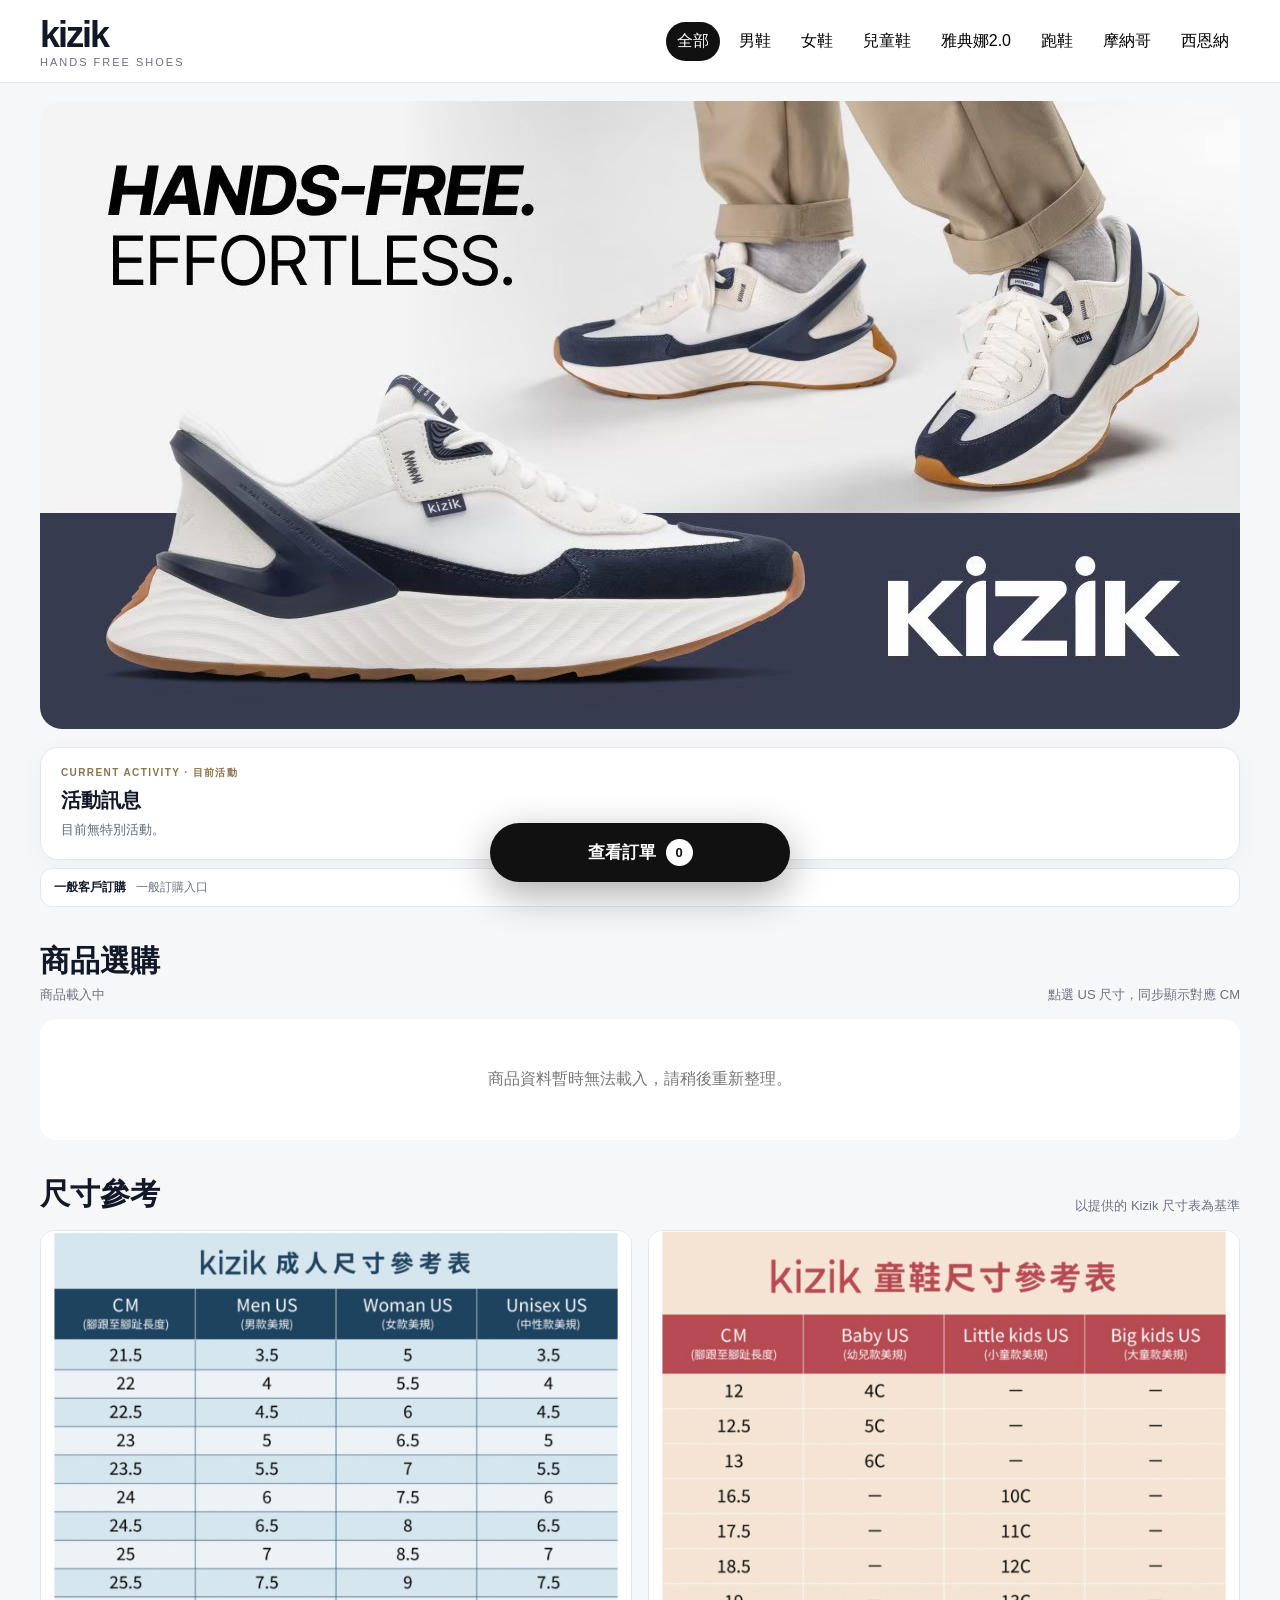
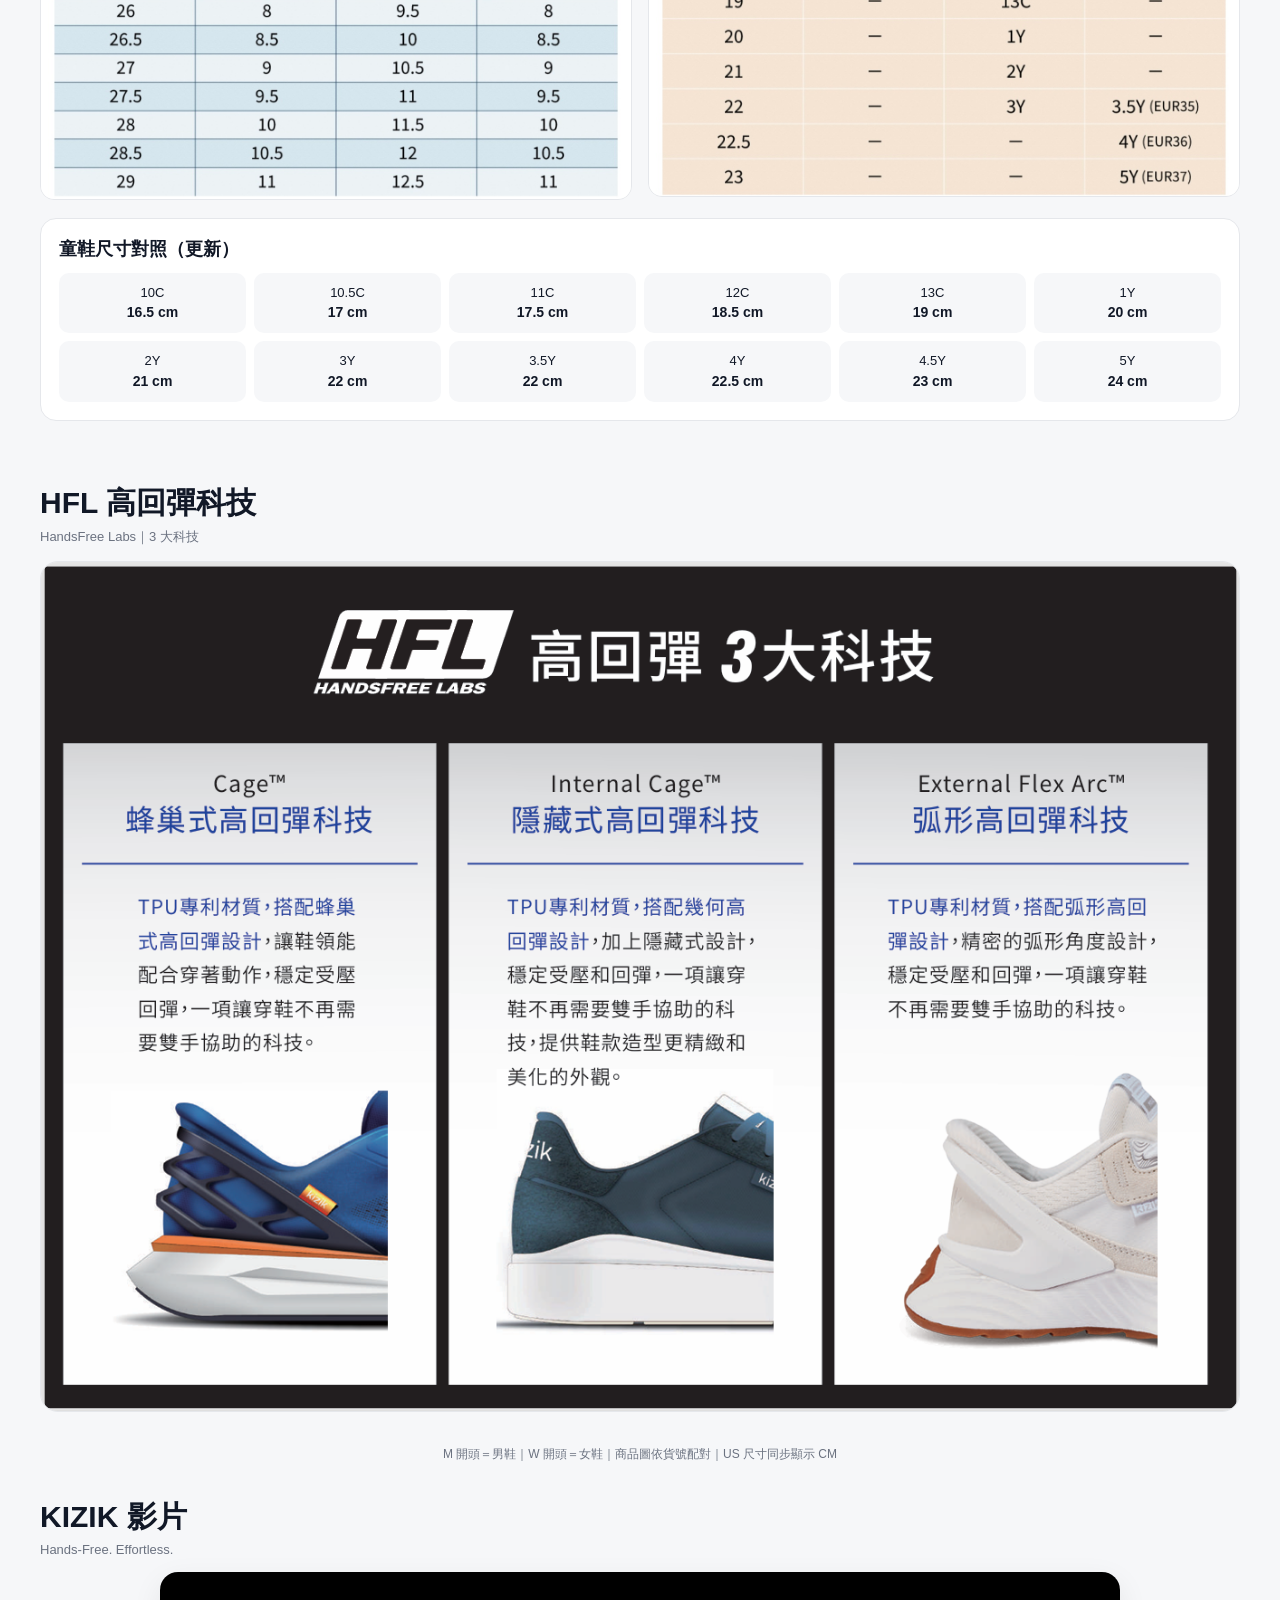
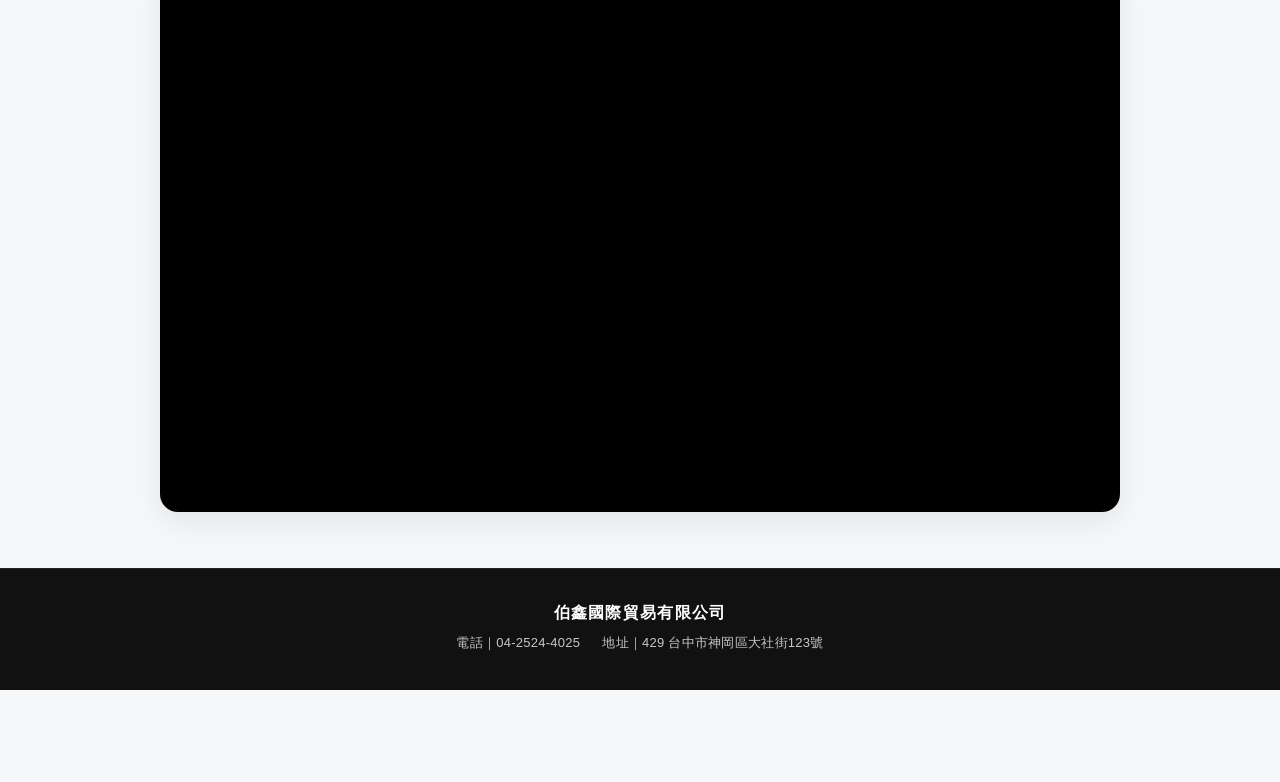
<file: index.html>
<!doctype html>
<html lang="zh-Hant">
<head>
  <meta charset="utf-8">
  <meta name="viewport" content="width=device-width,initial-scale=1,viewport-fit=cover">
  <title>Kizik Hands Free Shoes</title>
  <link rel="stylesheet" href="styles.css">
</head>
<body>
<header class="top">
  <div class="nav">
    <div><div class="logo">kizik</div><div class="tag">HANDS FREE SHOES</div></div>
    <div class="navlinks">
      <button class="on" onclick="setCat('all',this)">全部</button>
      <button onclick="setCat('men',this)">男鞋</button>
      <button onclick="setCat('women',this)">女鞋</button>
      <button onclick="setCat('kids',this)">兒童鞋</button>
      <button onclick="setSeries('ATH',this)">雅典娜2.0</button>
      <button onclick="setSeries('FRE',this)">跑鞋</button>
      <button onclick="setSeries('MON',this)">摩納哥</button>
      <button onclick="setSeries('SIE',this)">西恩納</button>
    </div>
  </div>
</header>

<section class="hero"><img class="heroMain" src="assets/brand/hero-main.jpg" alt="Kizik Hands-Free Effortless"></section>

<section class="activitySection">
  <div class="activityCard" id="activityCard">
    <div>
      <div class="activityEyebrow">CURRENT ACTIVITY · 目前活動</div>
      <div class="activityTitle" id="activityTitle">活動訊息</div>
      <div class="activityNote" id="activityNote">目前無特別活動。</div>
    </div>
    <div class="activityDiscount" id="activityDiscount" hidden></div>
  </div>
  <div class="sourceBar" id="sourceBar">
    <b id="sourceTitle">一般客戶訂購</b>
    <span id="sourceHint">一般訂購入口</span>
  </div>
</section>

<section class="section">
  <div class="secHead">
    <div><h2>商品選購</h2><div class="productCount" id="productCount">商品載入中</div></div>
    <span>點選 US 尺寸，同步顯示對應 CM</span>
  </div>
  <div id="grid" class="grid"></div>
</section>

<section class="section">
  <div class="secHead"><h2>尺寸參考</h2><span>以提供的 Kizik 尺寸表為基準</span></div>
  <div class="sizeBox"><img src="assets/size-adult.png"><img src="assets/size-kids.png"></div>
  <div class="kidsSizeUpdate">
    <h3>童鞋尺寸對照（更新）</h3>
    <div class="kidsSizeGrid">
      <span>10C<br><b>16.5 cm</b></span><span>10.5C<br><b>17 cm</b></span><span>11C<br><b>17.5 cm</b></span>
      <span>12C<br><b>18.5 cm</b></span><span>13C<br><b>19 cm</b></span><span>1Y<br><b>20 cm</b></span>
      <span>2Y<br><b>21 cm</b></span><span>3Y<br><b>22 cm</b></span><span>3.5Y<br><b>22 cm</b></span>
      <span>4Y<br><b>22.5 cm</b></span><span>4.5Y<br><b>23 cm</b></span><span>5Y<br><b>24 cm</b></span>
    </div>
  </div>
</section>

<section class="section patentSection">
  <div class="secHead"><div><h2>HFL 高回彈科技</h2><div class="productCount">HandsFree Labs｜3 大科技</div></div></div>
  <div class="patentBox"><img src="assets/brand/hfl-patent-tech.png" alt="HFL 高回彈 3 大科技專利技術圖"></div>
</section>

<div class="guideFooter">M 開頭＝男鞋｜W 開頭＝女鞋｜商品圖依貨號配對｜US 尺寸同步顯示 CM</div>

<section class="section videoSection">
  <div class="secHead"><div><h2>KIZIK 影片</h2><div class="productCount">Hands-Free. Effortless.</div></div></div>
  <div class="videoBox">
    <iframe src="https://www.youtube.com/embed/UcdqNQ9qpVU?rel=0" title="KIZIK YouTube 影片" referrerpolicy="strict-origin-when-cross-origin" allow="accelerometer; autoplay; clipboard-write; encrypted-media; gyroscope; picture-in-picture; web-share" allowfullscreen></iframe>
  </div>
</section>

<footer class="companyFooter">
  <div class="companyFooterInner">
    <div class="companyName">伯鑫國際貿易有限公司</div>
    <div class="companyInfo"><span>電話｜04-2524-4025</span><span>地址｜429 台中市神岡區大社街123號</span></div>
  </div>
</footer>

<button class="drawer" onclick="openCart()"><span>查看訂單</span><b id="cartCount">0</b></button>
<div class="modal" id="cartModal" onclick="closeCart(event)">
  <div class="sheet" onclick="event.stopPropagation()">
    <div class="sheetHead"><h2>我的訂單</h2><button class="closeBtn" onclick="closeCart()">×</button></div>
    <div id="cartItems"></div>
    <div class="total" id="total">$0</div>
    <div class="form">
      <input class="full customerName" id="customerName" placeholder="客戶名稱（已有客戶可只填這一欄）">
      <div class="orLine full"><span>或</span></div>
      <input id="name" placeholder="姓名"><input id="phone" placeholder="電話">
      <input class="full" id="address" placeholder="地址（選填）">
      <input class="full" id="note" placeholder="備註（選填）">
    </div>
    <button class="checkout" onclick="checkout()">送出訂單</button>
  </div>
</div>

<script src="app.js"></script>
</body>
</html>
</file>
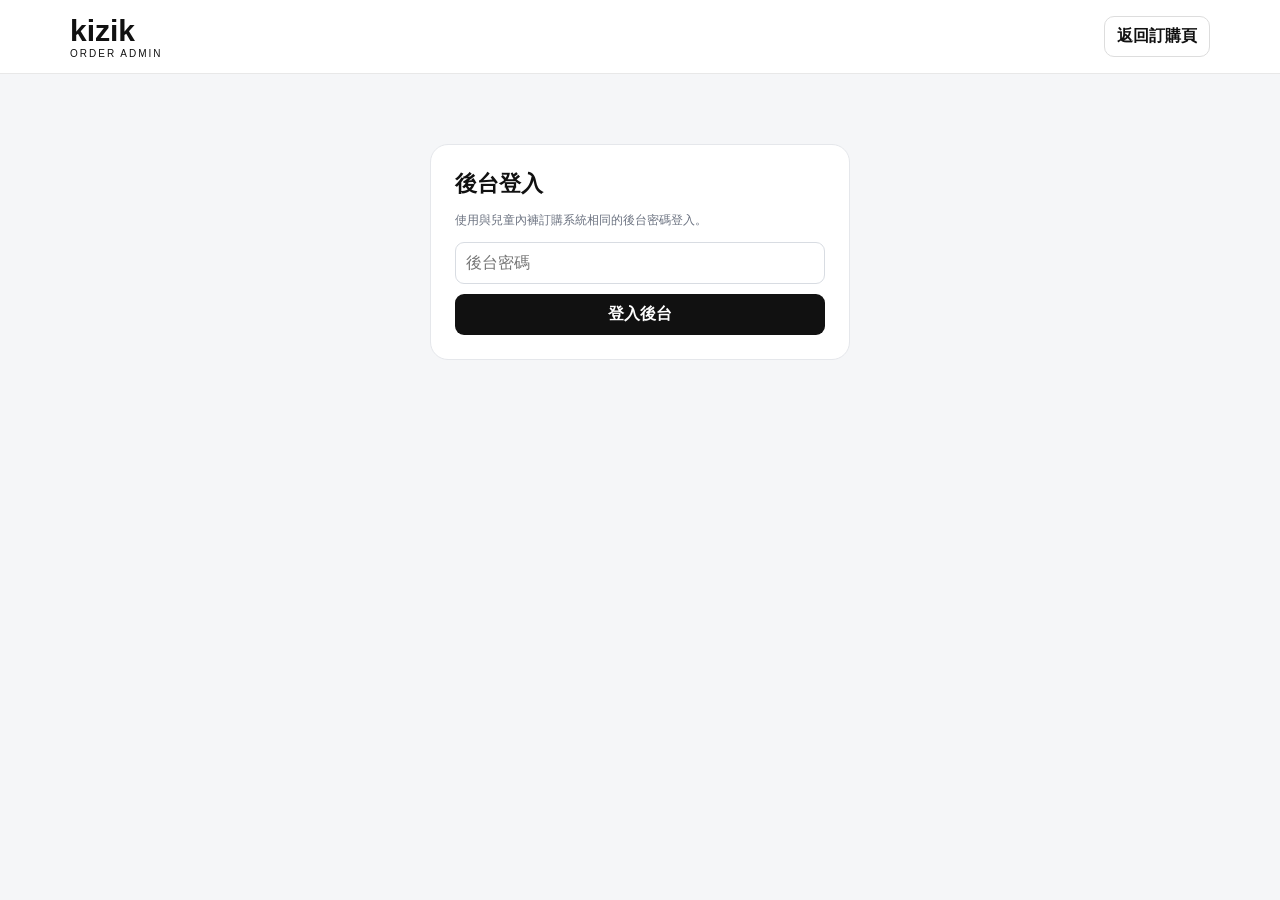
<file: admin.html>
<!doctype html>
<html lang="zh-Hant">
<head>
<meta charset="utf-8">
<meta name="viewport" content="width=device-width,initial-scale=1,viewport-fit=cover">
<title>KIZIK 訂單管理後台</title>
<style>
*{box-sizing:border-box}body{margin:0;background:#f5f6f8;color:#111;font-family:-apple-system,BlinkMacSystemFont,"Segoe UI","Noto Sans TC",sans-serif}button,input,select,textarea{font:inherit}button{cursor:pointer}.wrap{max-width:1180px;margin:auto;padding:20px}.top{background:#fff;border-bottom:1px solid #e8e8e8;position:sticky;top:0;z-index:5}.nav{max-width:1180px;margin:auto;padding:14px 20px;display:flex;align-items:center;justify-content:space-between}.logo{font-size:30px;font-weight:900}.tag{font-size:10px;letter-spacing:2px}.back{border:1px solid #ddd;background:#fff;border-radius:10px;padding:9px 12px;text-decoration:none;color:inherit;font-weight:800}.login{max-width:420px;margin:70px auto;background:#fff;border:1px solid #e5e7eb;border-radius:18px;padding:24px}.login h1{font-size:22px;margin:0 0 8px}.login p,.muted{color:#6b7280;font-size:12px;line-height:1.6}input,select,textarea{width:100%;border:1px solid #d8dce2;border-radius:9px;padding:0 10px;background:#fff}input,select{height:42px}textarea{padding:10px;min-height:76px;resize:vertical}button{border:0;border-radius:9px;padding:10px 13px;font-weight:800}.primary{background:#111;color:#fff;width:100%;margin-top:10px}#app{display:none}.head{display:flex;justify-content:space-between;gap:12px;align-items:end;margin:18px 0}.head h1{margin:0}.stats{display:grid;grid-template-columns:repeat(4,1fr);gap:10px;margin-bottom:18px}.stat{background:#fff;border:1px solid #e5e7eb;border-radius:14px;padding:14px}.stat small{display:block;color:#6b7280}.stat b{font-size:24px}.panel{background:#fff;border:1px solid #e5e7eb;border-radius:16px;padding:16px;margin-bottom:16px}.panelHead{display:flex;align-items:center;justify-content:space-between;gap:10px;margin-bottom:12px}.panel h2{margin:0;font-size:18px}.toolbar{display:flex;gap:8px;flex-wrap:wrap;margin-bottom:10px}.toolbar button,.toolbar select{width:auto}.mini{padding:7px 9px;background:#f1f3f5}.dark{background:#111;color:#fff}.danger{color:#a33}.order{border-top:1px solid #eee;padding:14px 0}.order:first-child{border-top:0}.orderTop{display:grid;grid-template-columns:minmax(240px,1.25fr) minmax(180px,1fr) 110px 120px;gap:16px;align-items:start}.orderNo{font-weight:900;line-height:1.35;overflow-wrap:anywhere;word-break:break-all}.orderNoLabel{display:block;font-size:10px;color:#8a8f98;font-weight:700;margin-bottom:3px}.customer{font-weight:900;font-size:14px}.customerLabel{display:block;font-size:10px;color:#8a8f98;font-weight:700;margin-bottom:3px}.sourcePill{display:inline-block;margin-top:5px;padding:3px 7px;border-radius:999px;background:#fff3d6;color:#875c00;font-size:10px;font-weight:900}.items{margin-top:8px;background:#f7f8fa;border-radius:10px;padding:8px 10px;font-size:12px}.item{display:grid;grid-template-columns:1.4fr .7fr .5fr .8fr;gap:8px;padding:5px 0;border-bottom:1px solid #e9eaed}.item:last-child{border-bottom:0}.statusBtns{display:flex;gap:6px;flex-wrap:wrap;margin-top:10px;align-items:center}.statusBtns .mini{border:1px solid transparent;transition:.15s ease}.statusBtns .statusActive{color:#fff;box-shadow:0 2px 8px rgba(0,0,0,.14)}.statusBtns .stPicked{background:#b7791f}.statusBtns .stShipped{background:#2563eb}.statusBtns .stDone{background:#15803d}.statusBtns .stCancel{background:#b91c1c}.statusBtns .statusActive::before{content:'✓ ';font-weight:900}.statusHint{font-size:11px;color:#6b7280;margin-left:4px}.printMini{background:#111;color:#fff}.empty{padding:20px;color:#777;text-align:center}.logout{background:#eee}.toast{position:fixed;left:50%;bottom:28px;transform:translate(-50%,20px);background:#111;color:#fff;padding:12px 18px;border-radius:999px;font-size:13px;font-weight:900;z-index:200;opacity:0;pointer-events:none;transition:.2s ease;box-shadow:0 12px 35px rgba(0,0,0,.22)}.toast.show{opacity:1;transform:translate(-50%,0)}
.stockRow{display:grid;grid-template-columns:140px 1fr;gap:12px;padding:10px 0;border-top:1px solid #eee}.stockRow:first-child{border-top:0}.stockSku{font-weight:900}.stockGrid{display:flex;flex-wrap:wrap;gap:8px}.stockChip{display:flex;align-items:center;gap:6px;background:#f6f7f8;border-radius:9px;padding:6px}.stockChip input{width:60px;height:32px}.stockChip button{padding:6px 8px;background:#111;color:#fff}.inventoryBox{display:none}.inventoryBox.open{display:block}
.activityGrid{display:grid;grid-template-columns:1fr auto;gap:10px;align-items:start}.activityGrid button{height:42px;background:#111;color:#fff}.groupForm{display:grid;grid-template-columns:1.1fr .55fr .8fr 1fr auto;gap:8px;align-items:start}.groupForm textarea{grid-column:1/-1}.groupForm .addBtn{background:#111;color:#fff;height:42px}.groupRow{border-top:1px solid #eee;padding:14px 0}.groupRow:first-child{border-top:0}.groupTop{display:grid;grid-template-columns:1.2fr 110px 1fr auto;gap:9px;align-items:center}.groupName b{display:block}.groupName small{color:#777}.linkBox{font-size:11px;background:#f6f7f8;padding:9px;border-radius:8px;white-space:nowrap;overflow:hidden;text-overflow:ellipsis}.groupNote{margin-top:8px;display:grid;grid-template-columns:1fr 220px;gap:8px}.rowActions{display:flex;gap:5px;flex-wrap:wrap}.off{opacity:.55}.sectionTip{font-size:11px;color:#777;line-height:1.6;margin-bottom:10px}
.detailmodal{position:fixed;inset:0;z-index:120;background:rgba(0,0,0,.45);display:none;align-items:center;justify-content:center;padding:16px}.detailmodal.open{display:flex}.detailbox{background:#fff;border-radius:18px;width:min(800px,100%);max-height:90vh;overflow:auto;padding:20px}.detailhead{display:flex;justify-content:space-between;gap:12px;align-items:flex-start;border-bottom:1px solid #eee;padding-bottom:12px}.detailhead h2{margin:3px 0}.detailgrid{display:grid;grid-template-columns:repeat(3,1fr);gap:10px;margin:14px 0}.detailcell{background:#f8f6f1;border-radius:10px;padding:10px;min-height:60px}.detailcell small{display:block;color:#777;margin-bottom:3px}.detailitem{display:grid;grid-template-columns:1.1fr 1.2fr .5fr .8fr;gap:8px;padding:9px 0;border-bottom:1px solid #eee;break-inside:avoid}.detailitem span:last-child{text-align:right}.detailactions{display:flex;gap:8px;flex-wrap:wrap;margin-top:16px}.printbtn{background:#111;color:#fff}.shipTitle{font-size:22px;font-weight:900;margin:10px 0 2px}.shipSub{font-size:11px;color:#777}.grandTotal{text-align:right;font-size:20px;font-weight:900;margin-top:14px}
@media(max-width:760px){.wrap{padding:12px}.stats{grid-template-columns:1fr 1fr}.orderTop{grid-template-columns:1fr 1fr;gap:12px}.orderTop>div:first-child{grid-column:1/-1}.stockRow{grid-template-columns:1fr}.item{grid-template-columns:1fr 1fr}.groupForm{grid-template-columns:1fr 1fr}.groupForm .addBtn{grid-column:1/-1}.groupTop{grid-template-columns:1fr auto}.groupTop .linkBox{grid-column:1/-1}.groupNote{grid-template-columns:1fr}.detailgrid{grid-template-columns:1fr 1fr}.detailitem{grid-template-columns:1fr 1fr}.activityGrid{grid-template-columns:1fr}}
@media print{
  body>*{display:none!important}#orderDetailModal{display:block!important;position:static!important;background:#fff!important;padding:0!important}#orderDetailModal .detailbox{display:block!important;width:100%!important;max-height:none!important;overflow:visible!important;border-radius:0!important;padding:0!important}.detailactions,.detailhead button{display:none!important}.detailhead{border-bottom:2px solid #111}.detailgrid,.detailitem{break-inside:avoid}.detailitem{grid-template-columns:1.1fr 1.2fr .5fr .8fr!important} @page{size:A4;margin:14mm}
}
</style>
</head>
<body>
<header class="top"><div class="nav"><div><div class="logo">kizik</div><div class="tag">ORDER ADMIN</div></div><a class="back" href="index.html">返回訂購頁</a></div></header>
<section id="login" class="login"><h1>後台登入</h1><p>使用與兒童內褲訂購系統相同的後台密碼登入。</p><input id="password" type="password" placeholder="後台密碼" autocomplete="current-password"><button class="primary" onclick="login()">登入後台</button></section>

<main id="app" class="wrap">
  <div class="head"><div><h1>訂單／庫存管理</h1><div class="muted">Supabase 雲端同步｜不同裝置看到同一批資料</div></div><div style="display:flex;gap:8px"><button class="mini" onclick="loadData()">重新同步</button><button class="logout" onclick="logout()">登出</button></div></div>
  <section class="stats"><div class="stat"><small>全部訂單</small><b id="sOrders">0</b></div><div class="stat"><small>新訂單</small><b id="sNew">0</b></div><div class="stat"><small>總件數</small><b id="sItems">0</b></div><div class="stat"><small>總金額</small><b id="sSales">$0</b></div></section>

  <section class="panel">
    <h2>訂單處理</h2>
    <div class="toolbar" style="margin-top:12px"><button class="mini" onclick="setFilter('active')">處理中</button><button class="mini" onclick="setFilter('新訂單')">新訂單</button><button class="mini" onclick="setFilter('已整理')">已整理</button><button class="mini" onclick="setFilter('已出貨')">已出貨</button><button class="mini" onclick="setFilter('已完成')">已完成</button><button class="mini" onclick="setFilter('取消')">取消</button><button class="mini" onclick="setFilter('archived')">已封存</button><button class="mini" onclick="setFilter('all')">全部</button></div>
    <div id="orders"></div>
  </section>

  <section class="panel">
    <div class="panelHead"><div><h2>商品庫存</h2><div class="muted">庫存只在後台顯示；前台只顯示售完狀態。</div></div><button id="inventoryToggle" class="dark" onclick="toggleInventory()">查看／編輯庫存</button></div>
    <div id="inventoryBox" class="inventoryBox"><div id="inventory"></div></div>
  </section>

  <section class="panel">
    <div class="panelHead"><div><h2>目前活動</h2><div class="muted">這段文字會顯示在一般客戶前台「目前活動」欄。</div></div></div>
    <div class="activityGrid"><textarea id="generalActivity" placeholder="例如：新品上市、滿額活動、本月活動說明"></textarea><button onclick="saveGeneralActivity()">儲存活動</button></div>
  </section>

  <section class="panel">
    <h2>新增團購連結</h2>
    <div class="sectionTip">建立後會產生專屬網址，例如 <b>?source=taichung-mom</b>。團購訂單會自動記錄來源，並依設定折扣計算。</div>
    <div class="groupForm">
      <input id="newGroupName" placeholder="團購名稱，例如：台中媽媽團">
      <input id="newGroupDiscount" type="number" min="1" max="100" value="100" placeholder="折扣 %">
      <input id="newGroupSlug" placeholder="連結代碼（可留空）">
      <input id="newGroupEnds" type="datetime-local" title="截止時間（可留空）">
      <button class="addBtn" onclick="addGroup()">＋ 新增團購</button>
      <textarea id="newGroupNote" placeholder="活動備註，例如：9/20 截止，統一由團主取貨"></textarea>
    </div>
  </section>

  <section class="panel"><h2>團購連結設定</h2><div class="sectionTip">可複製連結、調整折扣／備註／截止時間，或暫停入口。</div><div id="groups"></div></section>
</main>

<div class="detailmodal" id="orderDetailModal" onclick="if(event.target===this)closeOrderDetail()">
  <div class="detailbox">
    <div class="detailhead"><div><small>KIZIK · SHIPPING ORDER</small><div class="shipTitle">KIZIK 出貨單</div><h2 id="detailOrderNo">訂單明細</h2><div class="shipSub">伯鑫國際貿易有限公司｜04-2524-4025</div></div><button class="mini" onclick="closeOrderDetail()">關閉 ×</button></div>
    <div id="detailContent"></div>
    <div class="detailactions"><button class="printbtn" onclick="window.print()">列印出貨單</button><button class="mini" onclick="detailSetStatus('已整理')">標記已整理</button><button class="mini" onclick="detailSetStatus('已出貨')">標記已出貨</button><button class="mini" onclick="detailSetStatus('已完成')">標記已完成</button></div>
  </div>
</div>

<script>
const API='https://dgkigykovxuvdveldcvv.supabase.co/functions/v1/kizik-admin-orders';
const SITE='https://kizik-shoes.vercel.app/';
let password=sessionStorage.getItem('kizik_admin_password')||'';
let data={orders:[],inventory:[],groups:[],general_activity:'目前無特別活動。'},filter='active',inventoryOpen=false,currentDetailId=null;
async function api(method='GET',body=null){const r=await fetch(API,{method,headers:{'x-admin-password':password,'Content-Type':'application/json'},body:body?JSON.stringify(body):null,cache:'no-store'}),d=await r.json();if(r.status===401)throw new Error('密碼錯誤');if(!r.ok||d.success===false)throw new Error(d.error||'同步失敗');return d}
async function login(){password=document.querySelector('#password').value.trim();if(!password)return;try{await loadData(true);sessionStorage.setItem('kizik_admin_password',password);showApp()}catch(e){alert(e.message)}}
function logout(){sessionStorage.removeItem('kizik_admin_password');password='';location.reload()}
function showApp(){document.querySelector('#login').style.display='none';document.querySelector('#app').style.display='block'}
async function loadData(fromLogin=false){try{data=await api('GET');renderAll();if(!fromLogin)showApp()}catch(e){if(fromLogin)throw e;alert(e.message)}}
function money(n){return '$'+Number(n||0).toLocaleString('zh-TW')}
function esc(s){return String(s??'').replace(/[&<>'"]/g,c=>({'&':'&amp;','<':'&lt;','>':'&gt;',"'":'&#39;','"':'&quot;'}[c]))}
function fmtDate(v){return v?new Date(v).toLocaleString('zh-TW'):'-'}
function discountText(rate){const z=Math.round(Number(rate||1)*100)/10;return Number.isInteger(z)?z+' 折':z.toFixed(1)+' 折'}
function renderAll(){const orders=data.orders||[];document.querySelector('#sOrders').textContent=orders.filter(o=>!o.archived).length;document.querySelector('#sNew').textContent=orders.filter(o=>!o.archived&&o.status==='新訂單').length;document.querySelector('#sItems').textContent=orders.filter(o=>!o.archived).reduce((a,o)=>a+Number(o.item_count||0),0);document.querySelector('#sSales').textContent=money(orders.filter(o=>!o.archived&&o.status!=='取消').reduce((a,o)=>a+Number(o.total||0),0));document.querySelector('#generalActivity').value=data.general_activity||'';renderOrders();renderInventory();renderGroups()}
function setFilter(v){filter=v;renderOrders()}
function filteredOrders(){return (data.orders||[]).filter(o=>{if(filter==='archived')return o.archived;if(filter==='all')return true;if(filter==='active')return !o.archived&&!['已完成','取消'].includes(o.status);return !o.archived&&o.status===filter})}
function statusBtn(o,label,cls){const active=o.status===label;return `<button class="mini ${active?'statusActive '+cls:''}" ${active?'disabled':''} onclick="setStatus(${o.id},'${label}')">${label}</button>`}
function renderOrders(){const list=filteredOrders(),box=document.querySelector('#orders');box.innerHTML='';if(!list.length){box.innerHTML='<div class="empty">目前沒有符合條件的訂單</div>';return}for(const o of list){const who=o.customer_name||o.contact_name||'-',contact=[o.contact_name,o.phone].filter(Boolean).join('｜'),source=o.source_name||'一般客戶',items=(o.kizik_order_items||[]).map(i=>`<div class="item"><b>${esc(i.sku)}</b><span>${esc(i.size)}${i.cm?'｜'+esc(i.cm)+'cm':''}</span><span>× ${i.qty}</span><b>${money(i.line_total)}</b></div>`).join(''),d=document.createElement('div');d.className='order';d.innerHTML=`<div class="orderTop"><div><span class="orderNoLabel">訂單編號</span><div class="orderNo">${esc(o.order_no)}</div><div class="muted">${fmtDate(o.created_at)}</div>${o.source_key&&o.source_key!=='general'?`<span class="sourcePill">${esc(source)}｜${discountText(o.discount_rate)}</span>`:''}</div><div><span class="customerLabel">客戶</span><div class="customer">${esc(who)}</div><div class="muted">${esc(contact)}${o.address?'<br>'+esc(o.address):''}${o.note?'<br>備註：'+esc(o.note):''}</div></div><div><b>${esc(o.status)}</b><div class="muted">${o.item_count} 雙</div></div><div style="text-align:right"><b>${money(o.total)}</b></div></div><div class="items">${items}</div><div class="statusBtns"><button class="mini printMini" onclick="openOrderDetail(${o.id})">查看／列印出貨單</button>${statusBtn(o,'已整理','stPicked')}${statusBtn(o,'已出貨','stShipped')}${statusBtn(o,'已完成','stDone')}${statusBtn(o,'取消','stCancel')}<span class="statusHint">目前：${esc(o.status)}</span>${o.status==='已完成'&&!o.archived?`<button class="mini" onclick="archiveOrder(${o.id})">封存</button>`:''}${o.archived?`<button class="mini" onclick="restoreOrder(${o.id})">恢復</button>`:''}</div>`;box.appendChild(d)}}
function showToast(msg){let t=document.querySelector('#statusToast');if(!t){t=document.createElement('div');t.id='statusToast';t.className='toast';document.body.appendChild(t)}t.textContent=msg;t.classList.add('show');clearTimeout(showToast._t);showToast._t=setTimeout(()=>t.classList.remove('show'),1800)}
async function setStatus(id,status){try{await api('POST',{action:'status',ids:[id],status});await loadData();showToast('訂單狀態已更新：'+status)}catch(e){alert('狀態更新失敗：'+e.message)}}
async function archiveOrder(id){await api('POST',{action:'archive',ids:[id]});await loadData()}
async function restoreOrder(id){await api('POST',{action:'restore',ids:[id]});await loadData()}
function openOrderDetail(id){const o=(data.orders||[]).find(x=>Number(x.id)===Number(id));if(!o)return;currentDetailId=o.id;document.querySelector('#detailOrderNo').textContent=o.order_no;const items=(o.kizik_order_items||[]).map(i=>`<div class="detailitem"><b>${esc(i.sku)}</b><span>US ${esc(i.size)}${i.cm?'｜'+esc(i.cm)+' cm':''}</span><span>× ${i.qty}</span><b>${money(i.line_total)}</b></div>`).join('');document.querySelector('#detailContent').innerHTML=`<div class="detailgrid"><div class="detailcell"><small>客戶</small><b>${esc(o.customer_name||o.contact_name||'-')}</b></div><div class="detailcell"><small>聯絡人／電話</small><b>${esc([o.contact_name,o.phone].filter(Boolean).join('｜')||'-')}</b></div><div class="detailcell"><small>訂單日期</small><b>${fmtDate(o.created_at)}</b></div><div class="detailcell"><small>地址</small><b>${esc(o.address||'-')}</b></div><div class="detailcell"><small>訂單來源</small><b>${esc(o.source_name||'一般客戶')}${o.source_key&&o.source_key!=='general'?'｜'+discountText(o.discount_rate):''}</b></div><div class="detailcell"><small>狀態</small><b>${esc(o.status)}</b></div></div>${o.note?`<div class="detailcell" style="margin-bottom:12px"><small>備註</small><b>${esc(o.note)}</b></div>`:''}<div style="border-top:2px solid #111;border-bottom:2px solid #111"><div class="detailitem" style="font-weight:900"><span>貨號</span><span>尺寸</span><span>數量</span><span>金額</span></div>${items}</div><div class="grandTotal">合計 ${o.item_count} 雙｜${money(o.total)}</div>`;document.querySelector('#orderDetailModal').classList.add('open');document.body.style.overflow='hidden'}
function closeOrderDetail(){document.querySelector('#orderDetailModal').classList.remove('open');document.body.style.overflow='';currentDetailId=null}
async function detailSetStatus(status){if(!currentDetailId)return;await setStatus(currentDetailId,status);const id=currentDetailId;openOrderDetail(id)}
function toggleInventory(){inventoryOpen=!inventoryOpen;document.querySelector('#inventoryBox').classList.toggle('open',inventoryOpen);document.querySelector('#inventoryToggle').textContent=inventoryOpen?'收起庫存明細':'查看／編輯庫存'}
function renderInventory(){const groups={};for(const v of(data.inventory||[]))(groups[v.sku]||=[]).push(v);const box=document.querySelector('#inventory');box.innerHTML='';for(const sku of Object.keys(groups).sort()){const r=document.createElement('div');r.className='stockRow';r.innerHTML=`<div class="stockSku">${esc(sku)}</div><div class="stockGrid">${groups[sku].map(v=>`<div class="stockChip"><b>${esc(v.size)}</b><input type="number" min="0" value="${v.stock_qty}"><button onclick="saveStock('${esc(sku)}','${esc(v.size)}',this)">儲存</button></div>`).join('')}</div>`;box.appendChild(r)}}
async function saveStock(sku,size,btn){const inp=btn.previousElementSibling,qty=Number(inp.value);if(!Number.isInteger(qty)||qty<0)return alert('庫存需為 0 以上整數');btn.disabled=true;try{await api('POST',{action:'stock',sku,size,stock_qty:qty});await loadData()}catch(e){alert(e.message)}finally{btn.disabled=false}}
async function saveGeneralActivity(){const value=document.querySelector('#generalActivity').value.trim();try{await api('POST',{action:'general_activity',value});await loadData();alert('目前活動已更新')}catch(e){alert('儲存失敗：'+e.message)}}
function slugify(s){return String(s||'').trim().toLowerCase().replace(/\s+/g,'-').replace(/[^a-z0-9-_]/g,'-').replace(/-+/g,'-').replace(/^-|-$/g,'')||('group-'+Date.now())}
async function addGroup(){const name=document.querySelector('#newGroupName').value.trim();let pct=Number(document.querySelector('#newGroupDiscount').value);if(!name)return alert('請輸入團購名稱');if(!pct||pct<1||pct>100)return alert('折扣請輸入 1～100');const key=slugify(document.querySelector('#newGroupSlug').value||name),note=document.querySelector('#newGroupNote').value.trim(),v=document.querySelector('#newGroupEnds').value,ends=v?new Date(v).toISOString():null;if((data.groups||[]).some(g=>g.group_key===key))return alert('這個連結代碼已經使用，請換一個');try{await api('POST',{action:'save_group',group_key:key,name,discount_rate:pct/100,active:true,note,ends_at:ends});document.querySelector('#newGroupName').value='';document.querySelector('#newGroupSlug').value='';document.querySelector('#newGroupNote').value='';document.querySelector('#newGroupEnds').value='';await loadData();alert('團購連結已建立')}catch(e){alert('新增失敗：'+e.message)}}
function toLocalInput(v){if(!v)return'';const d=new Date(v),pad=n=>String(n).padStart(2,'0');return`${d.getFullYear()}-${pad(d.getMonth()+1)}-${pad(d.getDate())}T${pad(d.getHours())}:${pad(d.getMinutes())}`}
function renderGroups(){const box=document.querySelector('#groups'),list=data.groups||[];box.innerHTML='';if(!list.length){box.innerHTML='<div class="empty">目前沒有團購連結</div>';return}for(const g of list){const url=SITE+'?source='+encodeURIComponent(g.group_key),r=document.createElement('div');r.className='groupRow'+(g.active?'':' off');r.innerHTML=`<div class="groupTop"><div class="groupName"><b>${esc(g.name)}</b><small>代碼：${esc(g.group_key)} ${g.active?'｜啟用中':'｜已暫停'}</small></div><input type="number" min="1" max="100" value="${Math.round(Number(g.discount_rate)*100)}" onchange="updateGroup('${esc(g.group_key)}','discount',this.value)"><div class="linkBox" title="${esc(url)}">${esc(url)}</div><div class="rowActions"><button class="mini dark" onclick="copyLink('${esc(url)}')">複製連結</button><button class="mini" onclick="toggleGroup('${esc(g.group_key)}')">${g.active?'暫停':'啟用'}</button><button class="mini danger" onclick="deleteGroup('${esc(g.group_key)}')">刪除</button></div></div><div class="groupNote"><textarea data-note="${esc(g.group_key)}" onchange="updateGroup('${esc(g.group_key)}','note',this.value)" placeholder="活動備註">${esc(g.note||'')}</textarea><div><div class="muted" style="margin-bottom:4px">截止時間（可留空）</div><input type="datetime-local" value="${toLocalInput(g.ends_at)}" onchange="updateGroup('${esc(g.group_key)}','ends',this.value)"></div></div>`;box.appendChild(r)}}
async function updateGroup(key,field,value){const g=(data.groups||[]).find(x=>x.group_key===key);if(!g)return;let rate=Number(g.discount_rate),note=g.note||'',ends=g.ends_at||null;if(field==='discount'){const pct=Number(value);if(!pct||pct<1||pct>100)return alert('折扣請輸入 1～100');rate=pct/100}else if(field==='note')note=String(value).trim();else if(field==='ends')ends=value?new Date(value).toISOString():null;try{await api('POST',{action:'save_group',group_key:g.group_key,name:g.name,discount_rate:rate,active:g.active!==false,note,ends_at:ends});await loadData()}catch(e){alert('更新失敗：'+e.message)}}
async function toggleGroup(key){const g=(data.groups||[]).find(x=>x.group_key===key);if(!g)return;try{await api('POST',{action:'save_group',group_key:g.group_key,name:g.name,discount_rate:Number(g.discount_rate)||1,active:g.active===false,note:g.note||'',ends_at:g.ends_at||null});await loadData()}catch(e){alert('更新失敗：'+e.message)}}
async function deleteGroup(key){const g=(data.groups||[]).find(x=>x.group_key===key);if(!g||!confirm(`確定刪除「${g.name}」團購連結？`))return;try{await api('POST',{action:'delete_group',group_key:key});await loadData()}catch(e){alert('刪除失敗：'+e.message)}}
async function copyLink(url){try{await navigator.clipboard.writeText(url);alert('團購連結已複製')}catch{prompt('請複製這個連結',url)}}
if(password){loadData().then(showApp).catch(()=>{password='';sessionStorage.removeItem('kizik_admin_password')})}
</script>
</body>
</html>
</file>
<file: styles.css>
:root{--blue:#403edc;--ink:#111827;--muted:#6b7280;--line:#e5e7eb;--bg:#f6f7f9;--card:#fff}
*{box-sizing:border-box}html{scroll-behavior:smooth}body{margin:0;font-family:Inter,Arial,"Noto Sans TC",sans-serif;color:var(--ink);background:var(--bg);padding-bottom:92px}button,select,input{font:inherit}button{cursor:pointer}a{text-decoration:none;color:inherit}
.top{position:sticky;top:0;z-index:20;background:#fff;border-bottom:1px solid var(--line)}.nav{max-width:1240px;margin:auto;padding:14px 20px;display:flex;align-items:center;gap:18px}.logo{font-size:36px;font-weight:900;letter-spacing:-2px}.tag{font-size:11px;letter-spacing:2px;color:var(--muted)}.navlinks{margin-left:auto;display:flex;gap:8px;flex-wrap:wrap;justify-content:flex-end}.navlinks button{border:0;background:transparent;padding:9px 11px;border-radius:999px}.navlinks button.on{background:#111;color:#fff}
.hero{max-width:1240px;margin:18px auto 0;padding:0 20px}.heroMain{display:block;width:100%;height:auto;aspect-ratio:1200/628;object-fit:cover;border-radius:22px;background:#fff}
.activitySection{max-width:1240px;margin:18px auto 0;padding:0 20px}.activityCard{background:#fff;border:1px solid var(--line);border-radius:18px;padding:18px 20px;display:flex;align-items:center;justify-content:space-between;gap:16px;box-shadow:0 6px 26px rgba(0,0,0,.035)}.activityEyebrow{font-size:10px;letter-spacing:.14em;color:#8c744f;font-weight:900;margin-bottom:7px}.activityTitle{font-size:20px;font-weight:900}.activityNote{margin-top:6px;color:#5f6874;font-size:13px;line-height:1.6;white-space:pre-wrap}.activityDiscount{flex:0 0 auto;background:#111;color:#fff;border-radius:999px;padding:9px 14px;font-size:14px;font-weight:900}.sourceBar{margin-top:8px;border-radius:12px;background:#fff;padding:10px 13px;border:1px solid var(--line);display:flex;gap:10px;align-items:center;font-size:12px}.sourceBar.group{background:#fff8e8;border-color:#ead9aa}.sourceBar span{color:var(--muted)}
.section{max-width:1240px;margin:34px auto;padding:0 20px}.secHead{display:flex;justify-content:space-between;align-items:end;gap:15px;margin-bottom:15px}.secHead h2{margin:0;font-size:30px}.secHead span{color:var(--muted);font-size:13px}.productCount{font-size:13px;color:var(--muted);margin-top:4px}
.grid{display:grid;grid-template-columns:repeat(4,minmax(0,1fr));gap:16px}.card{background:#fff;border:1px solid var(--line);border-radius:18px;overflow:hidden;box-shadow:0 4px 20px rgba(0,0,0,.035);min-width:0}.photo{aspect-ratio:1/1;background:#fff;display:flex;align-items:center;justify-content:center}.photo img{width:100%;height:100%;object-fit:contain}.body{padding:15px}.seriesBadge{display:inline-flex;padding:4px 8px;border-radius:999px;background:#eef1f4;color:#506071;font-size:11px;font-weight:850;letter-spacing:.4px;margin-bottom:8px}.sku{font-weight:850;font-size:19px;overflow-wrap:anywhere}.small{font-size:12px;color:var(--muted);margin-top:4px}.price{font-size:24px;font-weight:900;margin:12px 0}.price del{font-size:13px;color:#9ca3af;font-weight:600;margin-right:5px}.discountTag{font-size:10px;background:#fff0cf;color:#8d5d00;padding:3px 6px;border-radius:999px;margin-left:5px;vertical-align:middle}.select{width:100%;padding:11px 12px;border:1px solid #d7dbe1;border-radius:10px;background:#fff;min-width:0}.cm{margin-top:8px;padding:9px 10px;border-radius:9px;background:#f1f3ff;font-size:13px;min-height:35px}.row{display:flex;gap:8px;margin-top:10px}.qty{width:72px;padding:10px;border:1px solid #ddd;border-radius:10px;min-width:0}.add{flex:1;border:0;border-radius:10px;background:var(--blue);color:#fff;font-weight:800;min-width:0}.add:disabled{opacity:.4}.empty{grid-column:1/-1;padding:50px;text-align:center;background:#fff;border-radius:16px;color:#777}
.drawer{position:fixed;left:50%;right:auto;bottom:18px;transform:translateX(-50%);z-index:40;background:#111;color:#fff;border:0;border-radius:999px;min-width:300px;padding:16px 32px;box-shadow:0 12px 40px #0005;font-size:17px;font-weight:900;display:flex;align-items:center;justify-content:center;gap:10px}.drawer b{display:grid;place-items:center;min-width:27px;height:27px;padding:0 7px;background:#fff;color:#111;border-radius:999px;font-size:13px}
.modal{position:fixed;inset:0;background:#0008;z-index:50;display:none;align-items:flex-end;justify-content:center}.modal.open{display:flex}.sheet{width:min(720px,100%);max-height:88vh;overflow:auto;background:white;border-radius:24px 24px 0 0;padding:20px}.sheetHead{display:flex;align-items:center;justify-content:space-between}.sheetHead h2{margin:0}.closeBtn{border:0;background:#eee;border-radius:50%;width:36px;height:36px;font-size:22px}.cartItem{display:grid;grid-template-columns:1fr auto;gap:8px;padding:12px 0;border-bottom:1px solid var(--line)}.cartItem button{border:0;background:#eee;border-radius:7px;padding:4px 8px}.total{font-size:24px;font-weight:900;text-align:right;margin:20px 0}.form{display:grid;grid-template-columns:1fr 1fr;gap:10px}.form input{padding:12px;border:1px solid #ddd;border-radius:10px}.form .full{grid-column:1/-1}.checkout{width:100%;padding:14px;border:0;border-radius:12px;background:#111;color:#fff;font-weight:900;margin-top:14px}.checkout:disabled{opacity:.5}
.sizeBox{display:grid;grid-template-columns:1fr 1fr;gap:16px}.sizeBox img{width:100%;border-radius:14px;border:1px solid var(--line)}.kidsSizeUpdate{margin-top:18px;background:#fff;border:1px solid var(--line);border-radius:16px;padding:18px}.kidsSizeUpdate h3{margin:0 0 12px;font-size:18px}.kidsSizeGrid{display:grid;grid-template-columns:repeat(6,1fr);gap:8px}.kidsSizeGrid span{background:#f6f7f9;border-radius:10px;padding:10px;text-align:center;font-size:13px;line-height:1.5}.kidsSizeGrid b{font-size:14px}.patentSection{padding-top:28px}.patentBox{background:#fff;border-radius:18px;overflow:hidden;border:1px solid var(--line)}.patentBox img{display:block;width:100%;height:auto}.videoBox{max-width:960px;margin:0 auto;aspect-ratio:16/9;border-radius:18px;overflow:hidden;background:#000;box-shadow:0 10px 30px rgba(0,0,0,.08)}.videoBox iframe{width:100%;height:100%;border:0;display:block}
.customerName{font-weight:700}.orLine{display:flex;align-items:center;gap:10px;color:#8a8f98;font-size:12px;margin:-2px 0}.orLine:before,.orLine:after{content:"";height:1px;background:#e5e7eb;flex:1}.orLine span{padding:0 6px}.guideFooter{max-width:1240px;margin:26px auto 0;padding:0 20px;text-align:center;color:#6b7280;font-size:12px}.companyFooter{margin-top:56px;background:#111;color:#fff;border-top:1px solid #242424}.companyFooterInner{max-width:1180px;margin:0 auto;padding:34px 22px 38px;text-align:center}.companyName{font-size:16px;font-weight:800;letter-spacing:.08em;margin-bottom:10px}.companyInfo{display:flex;justify-content:center;align-items:center;flex-wrap:wrap;gap:8px 22px;font-size:13px;color:#c8c8c8;letter-spacing:.02em}
@media(max-width:950px){.grid{grid-template-columns:repeat(2,minmax(0,1fr))}.sizeBox{grid-template-columns:1fr}}
@media(max-width:700px){.kidsSizeGrid{grid-template-columns:repeat(3,1fr)}}
@media(max-width:560px){
  body{padding-bottom:86px}.nav{padding:10px 12px;display:block}.logo{font-size:31px}.tag{margin-bottom:8px}.navlinks{margin:0;justify-content:flex-start;gap:3px;overflow-x:auto;flex-wrap:nowrap;padding-bottom:2px}.navlinks button{padding:7px 9px;font-size:11px;white-space:nowrap}.hero,.section,.activitySection{padding:0 9px}.hero{margin-top:10px}.heroMain{border-radius:14px}.activitySection{margin-top:10px}.activityCard{padding:13px 14px;border-radius:14px;align-items:flex-start}.activityEyebrow{font-size:8px}.activityTitle{font-size:16px}.activityNote{font-size:11px}.activityDiscount{padding:6px 9px;font-size:11px}.sourceBar{font-size:10px;padding:8px 10px;flex-wrap:wrap;gap:4px 8px}.section{margin-top:24px}.secHead{align-items:flex-start}.secHead h2{font-size:21px}.secHead span{max-width:125px;text-align:right;font-size:10px}.productCount{font-size:11px}
  .grid{grid-template-columns:repeat(2,minmax(0,1fr));gap:7px}.card{border-radius:12px}.body{padding:8px}.seriesBadge{font-size:8px;padding:3px 5px;margin-bottom:5px}.sku{font-size:13px}.small{font-size:9px}.price{font-size:15px;margin:7px 0}.price del{font-size:9px}.discountTag{font-size:8px;padding:2px 4px;display:inline-block;margin-left:2px}.select{padding:8px 5px;font-size:10px;border-radius:8px}.cm{font-size:9px;min-height:31px;padding:7px 6px}.row{gap:4px;margin-top:6px}.qty{width:42px;padding:7px 4px;font-size:10px;border-radius:8px}.add{font-size:10px;padding:7px 4px;border-radius:8px}.drawer{bottom:10px;width:calc(100% - 20px);max-width:520px;min-width:0;padding:14px 24px;font-size:16px}.sheet{padding:16px}.form{grid-template-columns:1fr}.form .full{grid-column:auto}.kidsSizeUpdate{padding:12px}.companyFooter{margin-top:40px}.companyFooterInner{padding:28px 18px 32px}.companyName{font-size:15px}.companyInfo{display:grid;gap:7px;font-size:12px}
}
</file>
